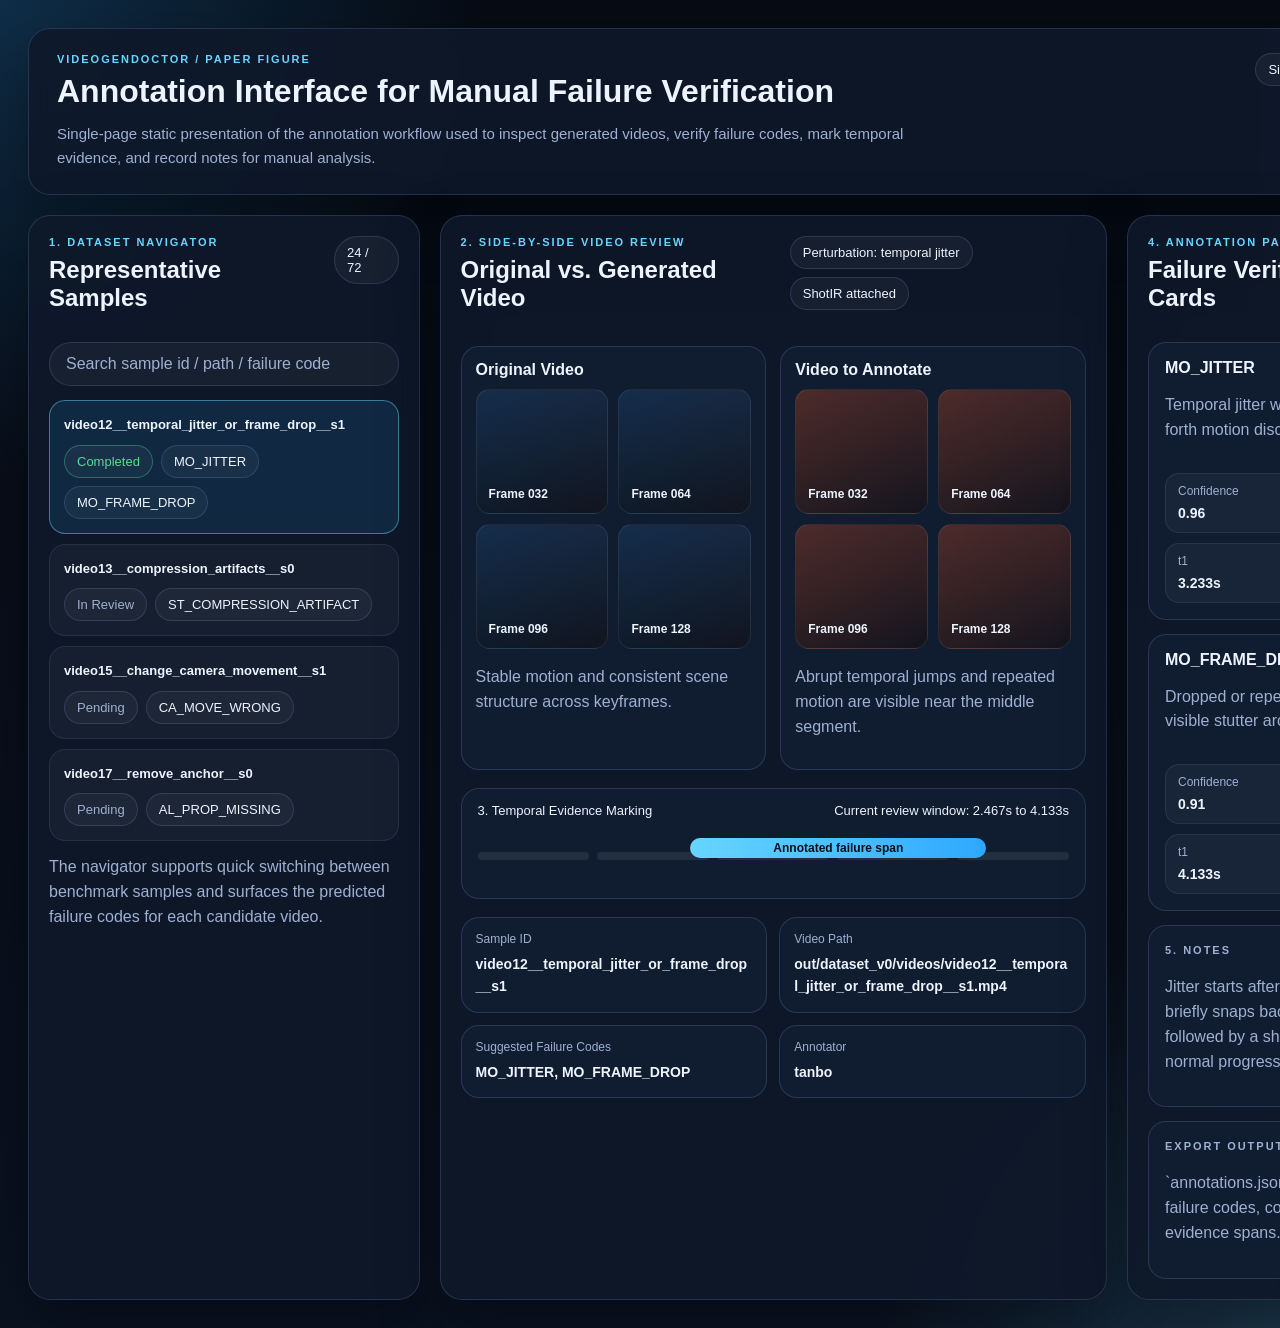
<file: tools/annotation_ui/paper_figure.html>
<!DOCTYPE html>
<html lang="en">
<head>
  <meta charset="UTF-8" />
  <meta name="viewport" content="width=device-width, initial-scale=1.0" />
  <title>VideoGenDoctor Annotation Interface Figure</title>
  <link rel="stylesheet" href="./paper_figure.css" />
</head>
<body>
  <main class="figure-shell">
    <header class="hero">
      <div>
        <p class="eyebrow">VideoGenDoctor / Paper Figure</p>
        <h1>Annotation Interface for Manual Failure Verification</h1>
        <p class="subtitle">
          Single-page static presentation of the annotation workflow used to inspect generated videos,
          verify failure codes, mark temporal evidence, and record notes for manual analysis.
        </p>
      </div>
      <div class="hero-tags">
        <span class="tag">Side-by-Side Review</span>
        <span class="tag">Failure Verification</span>
        <span class="tag">Temporal Evidence</span>
      </div>
    </header>

    <section class="figure-grid">
      <aside class="panel navigator">
        <div class="panel-head">
          <div>
            <p class="eyebrow">1. Dataset Navigator</p>
            <h2>Representative Samples</h2>
          </div>
          <span class="counter">24 / 72</span>
        </div>

        <div class="search-box">Search sample id / path / failure code</div>

        <div class="sample-list">
          <article class="sample-card active">
            <strong>video12__temporal_jitter_or_frame_drop__s1</strong>
            <div class="chips">
              <span class="chip success">Completed</span>
              <span class="chip">MO_JITTER</span>
              <span class="chip">MO_FRAME_DROP</span>
            </div>
          </article>
          <article class="sample-card">
            <strong>video13__compression_artifacts__s0</strong>
            <div class="chips">
              <span class="chip muted">In Review</span>
              <span class="chip">ST_COMPRESSION_ARTIFACT</span>
            </div>
          </article>
          <article class="sample-card">
            <strong>video15__change_camera_movement__s1</strong>
            <div class="chips">
              <span class="chip muted">Pending</span>
              <span class="chip">CA_MOVE_WRONG</span>
            </div>
          </article>
          <article class="sample-card">
            <strong>video17__remove_anchor__s0</strong>
            <div class="chips">
              <span class="chip muted">Pending</span>
              <span class="chip">AL_PROP_MISSING</span>
            </div>
          </article>
        </div>

        <div class="panel-note">
          The navigator supports quick switching between benchmark samples and surfaces the predicted
          failure codes for each candidate video.
        </div>
      </aside>

      <section class="panel review">
        <div class="panel-head">
          <div>
            <p class="eyebrow">2. Side-by-Side Video Review</p>
            <h2>Original vs. Generated Video</h2>
          </div>
          <div class="chips">
            <span class="chip">Perturbation: temporal jitter</span>
            <span class="chip">ShotIR attached</span>
          </div>
        </div>

        <div class="video-columns">
          <article class="video-card">
            <div class="video-label">Original Video</div>
            <div class="frame-grid original">
              <span>Frame 032</span>
              <span>Frame 064</span>
              <span>Frame 096</span>
              <span>Frame 128</span>
            </div>
            <p class="video-caption">Stable motion and consistent scene structure across keyframes.</p>
          </article>

          <article class="video-card">
            <div class="video-label">Video to Annotate</div>
            <div class="frame-grid perturbed">
              <span>Frame 032</span>
              <span>Frame 064</span>
              <span>Frame 096</span>
              <span>Frame 128</span>
            </div>
            <p class="video-caption">Abrupt temporal jumps and repeated motion are visible near the middle segment.</p>
          </article>
        </div>

        <div class="timeline-box">
          <div class="timeline-head">
            <span>3. Temporal Evidence Marking</span>
            <span>Current review window: 2.467s to 4.133s</span>
          </div>
          <div class="timeline">
            <div class="tick"></div>
            <div class="tick"></div>
            <div class="tick"></div>
            <div class="tick"></div>
            <div class="tick"></div>
            <div class="segment">Annotated failure span</div>
          </div>
        </div>

        <div class="meta-grid">
          <div class="meta-card">
            <span class="meta-label">Sample ID</span>
            <strong>video12__temporal_jitter_or_frame_drop__s1</strong>
          </div>
          <div class="meta-card">
            <span class="meta-label">Video Path</span>
            <strong>out/dataset_v0/videos/video12__temporal_jitter_or_frame_drop__s1.mp4</strong>
          </div>
          <div class="meta-card">
            <span class="meta-label">Suggested Failure Codes</span>
            <strong>MO_JITTER, MO_FRAME_DROP</strong>
          </div>
          <div class="meta-card">
            <span class="meta-label">Annotator</span>
            <strong>tanbo</strong>
          </div>
        </div>
      </section>

      <aside class="panel annotation">
        <div class="panel-head">
          <div>
            <p class="eyebrow">4. Annotation Pane</p>
            <h2>Failure Verification Cards</h2>
          </div>
          <span class="chip success">Ready for Export</span>
        </div>

        <article class="failure-card">
          <div class="failure-top">
            <div>
              <div class="failure-title">MO_JITTER</div>
              <p class="failure-desc">Temporal jitter with visible back-and-forth motion discontinuities.</p>
            </div>
            <span class="chip success">verified=true</span>
          </div>
          <div class="failure-grid">
            <div><span>Confidence</span><strong>0.96</strong></div>
            <div><span>t0</span><strong>2.467s</strong></div>
            <div><span>t1</span><strong>3.233s</strong></div>
            <div><span>Status</span><strong>Completed</strong></div>
          </div>
        </article>

        <article class="failure-card">
          <div class="failure-top">
            <div>
              <div class="failure-title">MO_FRAME_DROP</div>
              <p class="failure-desc">Dropped or repeated frames cause visible stutter around the transition.</p>
            </div>
            <span class="chip success">verified=true</span>
          </div>
          <div class="failure-grid">
            <div><span>Confidence</span><strong>0.91</strong></div>
            <div><span>t0</span><strong>3.100s</strong></div>
            <div><span>t1</span><strong>4.133s</strong></div>
            <div><span>Status</span><strong>Completed</strong></div>
          </div>
        </article>

        <section class="notes-card">
          <p class="eyebrow">5. Notes</p>
          <p>
            Jitter starts after the second motion burst. The actor briefly snaps backward between adjacent
            frames, followed by a short repeated segment before normal progression resumes.
          </p>
        </section>

        <section class="export-card">
          <p class="eyebrow">Export Output</p>
          <p>`annotations.jsonl` stores the annotator ID, verified failure codes, confidence scores, and temporal evidence spans.</p>
        </section>
      </aside>
    </section>
  </main>
</body>
</html>
</file>
<file: tools/annotation_ui/paper_figure.css>
:root {
  --bg: #08101d;
  --panel: rgba(15, 24, 42, 0.92);
  --panel-soft: rgba(18, 30, 51, 0.88);
  --line: rgba(142, 175, 255, 0.18);
  --text: #edf3ff;
  --muted: #9fb0d2;
  --accent: #67d5ff;
  --accent-strong: #2ea8ff;
  --success: #54de95;
  --shadow: 0 22px 60px rgba(0, 0, 0, 0.34);
  --radius: 22px;
  --radius-sm: 16px;
}

* {
  box-sizing: border-box;
}

html,
body {
  margin: 0;
  min-height: 100%;
}

body {
  font-family: "Segoe UI", "Helvetica Neue", Arial, sans-serif;
  color: var(--text);
  background:
    radial-gradient(circle at top left, rgba(46, 168, 255, 0.22), transparent 26%),
    radial-gradient(circle at bottom right, rgba(103, 213, 255, 0.18), transparent 22%),
    linear-gradient(180deg, #060b14 0%, #0a1221 100%);
}

.figure-shell {
  width: 1600px;
  min-height: 900px;
  margin: 0 auto;
  padding: 28px;
}

.hero,
.panel {
  background: var(--panel);
  border: 1px solid var(--line);
  border-radius: var(--radius);
  box-shadow: var(--shadow);
  backdrop-filter: blur(12px);
}

.hero {
  display: flex;
  justify-content: space-between;
  gap: 24px;
  padding: 24px 28px;
  margin-bottom: 20px;
}

.eyebrow {
  margin: 0 0 8px;
  color: var(--accent);
  text-transform: uppercase;
  letter-spacing: 0.18em;
  font-size: 11px;
  font-weight: 700;
}

.hero h1,
.panel h2 {
  margin: 0;
}

.subtitle {
  max-width: 860px;
  margin: 12px 0 0;
  color: var(--muted);
  line-height: 1.6;
  font-size: 15px;
}

.hero-tags,
.chips {
  display: flex;
  flex-wrap: wrap;
  gap: 8px;
}

.hero-tags {
  align-content: flex-start;
  justify-content: flex-end;
  max-width: 340px;
}

.tag,
.chip,
.counter,
.search-box {
  display: inline-flex;
  align-items: center;
  border-radius: 999px;
  border: 1px solid var(--line);
  background: rgba(255, 255, 255, 0.04);
}

.tag,
.chip,
.counter {
  padding: 8px 12px;
  font-size: 13px;
}

.chip.success {
  color: var(--success);
  border-color: rgba(84, 222, 149, 0.35);
}

.chip.muted {
  color: var(--muted);
}

.figure-grid {
  display: grid;
  grid-template-columns: 0.88fr 1.5fr 1fr;
  gap: 20px;
  align-items: stretch;
}

.panel {
  padding: 20px;
}

.panel-head {
  display: flex;
  justify-content: space-between;
  gap: 16px;
  align-items: flex-start;
  margin-bottom: 16px;
}

.navigator,
.annotation {
  display: flex;
  flex-direction: column;
  gap: 14px;
}

.search-box {
  min-height: 44px;
  padding: 0 16px;
  color: var(--muted);
}

.sample-list {
  display: grid;
  gap: 10px;
}

.sample-card {
  border-radius: var(--radius-sm);
  border: 1px solid rgba(142, 175, 255, 0.12);
  background: rgba(255, 255, 255, 0.035);
  padding: 14px;
}

.sample-card.active {
  border-color: rgba(103, 213, 255, 0.48);
  background: rgba(46, 168, 255, 0.12);
}

.sample-card strong {
  display: block;
  font-size: 13px;
  line-height: 1.5;
  margin-bottom: 10px;
  word-break: break-word;
}

.panel-note,
.video-caption,
.failure-desc,
.notes-card p,
.export-card p {
  color: var(--muted);
  line-height: 1.55;
}

.review {
  display: flex;
  flex-direction: column;
  gap: 18px;
}

.video-columns {
  display: grid;
  grid-template-columns: 1fr 1fr;
  gap: 14px;
}

.video-card,
.meta-card,
.failure-card,
.notes-card,
.export-card,
.timeline-box {
  border-radius: 18px;
  border: 1px solid var(--line);
  background: var(--panel-soft);
}

.video-card {
  padding: 14px;
}

.video-label,
.failure-title {
  font-weight: 700;
  margin-bottom: 10px;
}

.frame-grid {
  display: grid;
  grid-template-columns: 1fr 1fr;
  gap: 10px;
}

.frame-grid span {
  display: flex;
  align-items: flex-end;
  justify-content: flex-start;
  min-height: 125px;
  padding: 12px;
  border-radius: 14px;
  border: 1px solid rgba(255, 255, 255, 0.08);
  font-size: 12px;
  font-weight: 600;
}

.frame-grid.original span {
  background:
    linear-gradient(135deg, rgba(46, 168, 255, 0.12), rgba(255, 255, 255, 0.03)),
    linear-gradient(180deg, #111c32, #090d17);
}

.frame-grid.perturbed span {
  background:
    linear-gradient(135deg, rgba(255, 138, 101, 0.18), rgba(255, 255, 255, 0.03)),
    linear-gradient(180deg, #26161d, #0c0d16);
}

.timeline-box {
  padding: 14px 16px 16px;
}

.timeline-head {
  display: flex;
  justify-content: space-between;
  gap: 10px;
  margin-bottom: 12px;
  font-size: 13px;
}

.timeline {
  position: relative;
  display: grid;
  grid-template-columns: repeat(5, 1fr);
  gap: 8px;
  align-items: center;
  min-height: 52px;
}

.tick {
  height: 8px;
  border-radius: 999px;
  background: rgba(255, 255, 255, 0.08);
}

.segment {
  position: absolute;
  left: 36%;
  right: 14%;
  top: 8px;
  height: 20px;
  border-radius: 999px;
  background: linear-gradient(90deg, var(--accent), var(--accent-strong));
  color: #04101d;
  display: flex;
  align-items: center;
  justify-content: center;
  font-weight: 700;
  font-size: 12px;
}

.meta-grid {
  display: grid;
  grid-template-columns: 1fr 1fr;
  gap: 12px;
}

.meta-card {
  padding: 14px;
}

.meta-label {
  display: block;
  font-size: 12px;
  color: var(--muted);
  margin-bottom: 8px;
}

.meta-card strong {
  line-height: 1.55;
  font-size: 14px;
  word-break: break-word;
}

.failure-card,
.notes-card,
.export-card {
  padding: 16px;
}

.failure-top {
  display: flex;
  justify-content: space-between;
  gap: 10px;
  align-items: flex-start;
}

.failure-grid {
  display: grid;
  grid-template-columns: 1fr 1fr;
  gap: 10px;
  margin-top: 14px;
}

.failure-grid div {
  border-radius: 14px;
  border: 1px solid rgba(142, 175, 255, 0.12);
  background: rgba(255, 255, 255, 0.035);
  padding: 10px 12px;
}

.failure-grid span {
  display: block;
  color: var(--muted);
  font-size: 12px;
  margin-bottom: 6px;
}

.failure-grid strong {
  font-size: 14px;
}
</file>
